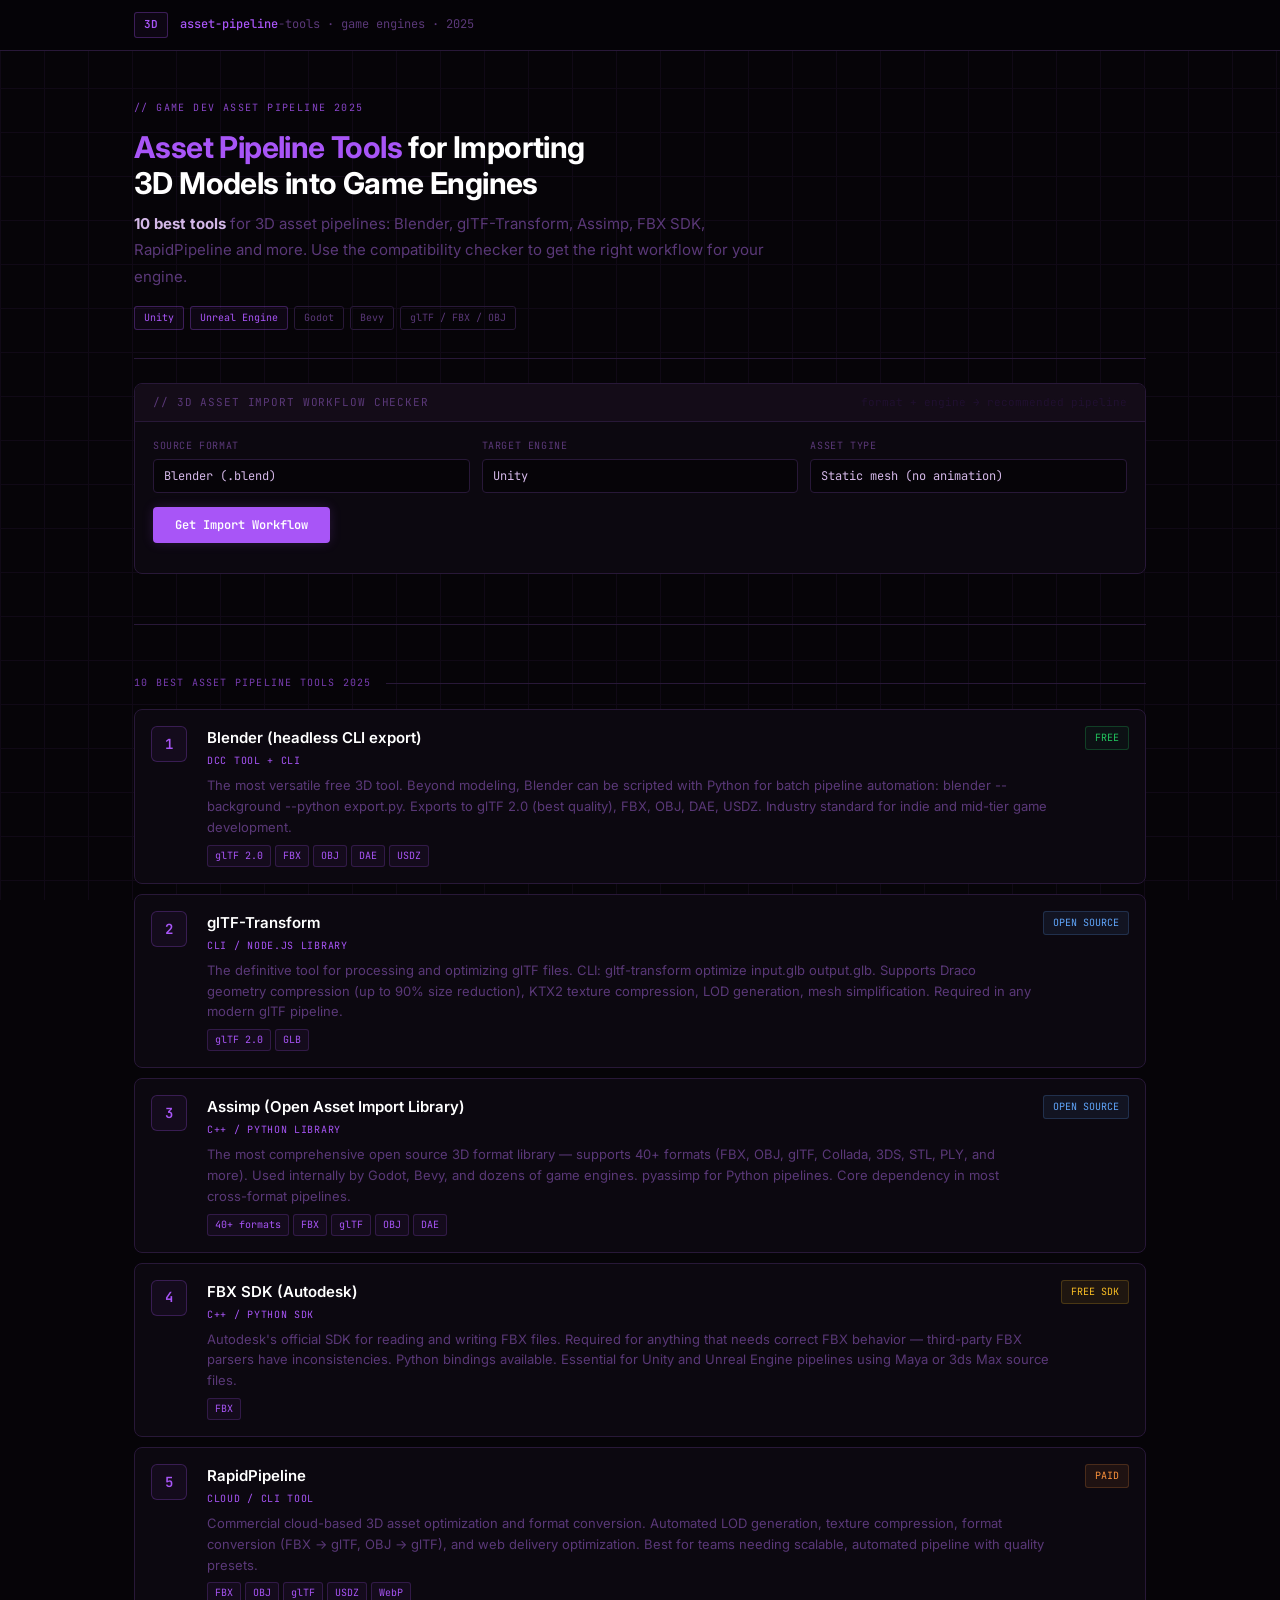
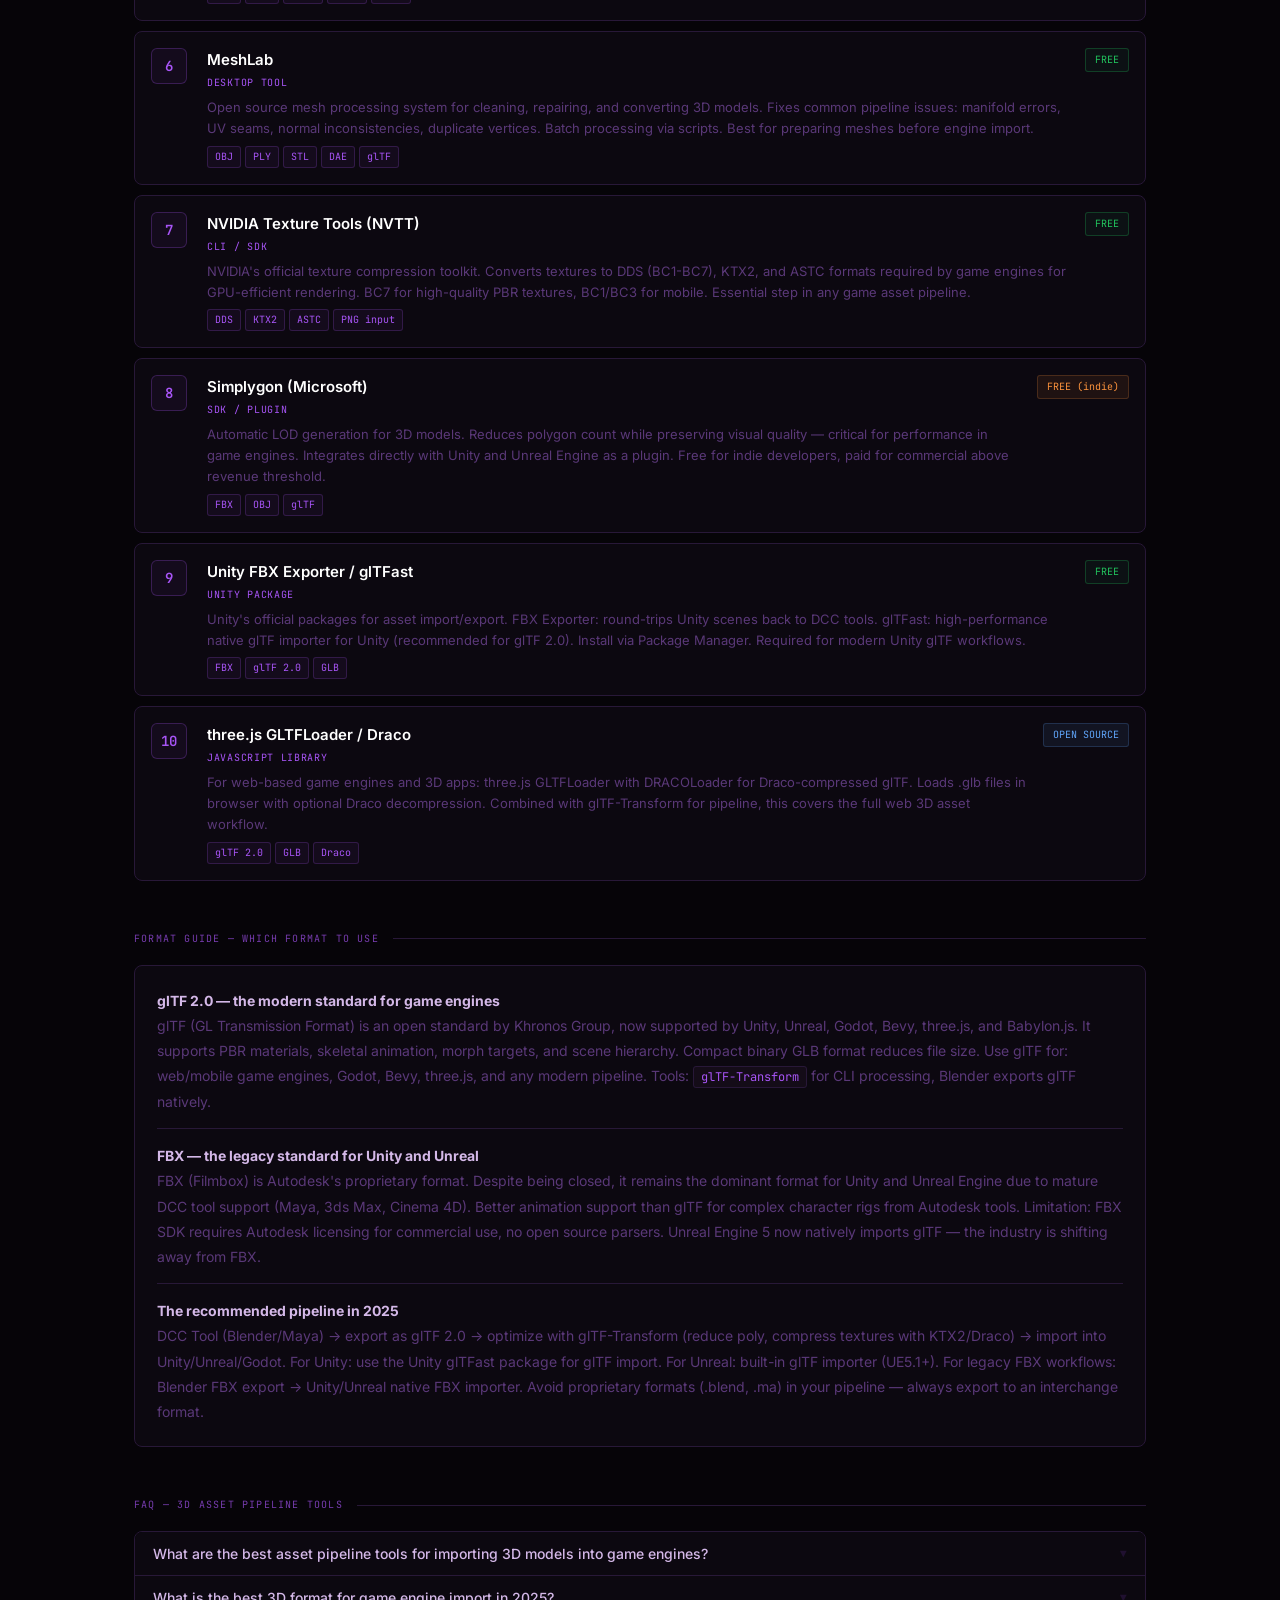
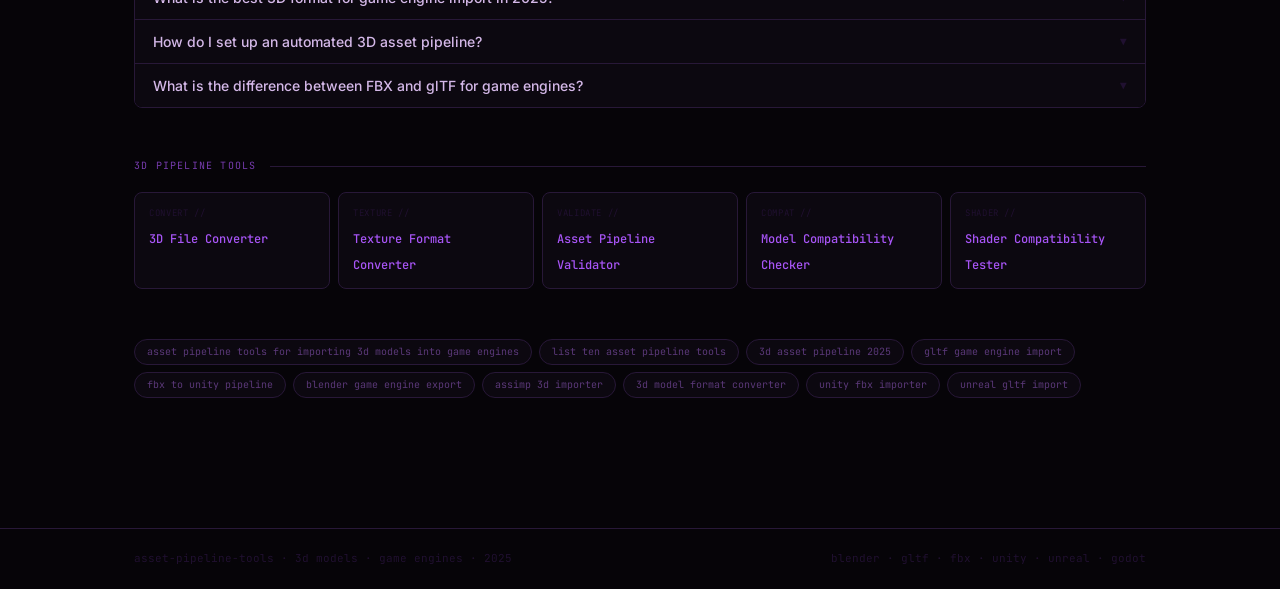
<file: index.html>
<!DOCTYPE html>

<html lang="en">
<head>
<meta charset="UTF-8">
<meta name="viewport" content="width=device-width, initial-scale=1.0">
<meta name="google-site-verification" content="PkLa_ViOo6FAHpvh8SacceMb95o9tePRdrqLNBz9X1M" />
<meta name="robots" content="index, follow">

<title>Asset Pipeline Tools for Importing 3D Models into Game Engines – 10 Best Tools (2025)</title>

<meta name="description" content="Best asset pipeline tools for importing 3D models into game engines 2025. List of 10 tools: Blender, FBX SDK, glTF-Transform, Assimp, RapidPipeline, and more. Plus an interactive 3D asset compatibility checker for Unity, Unreal, Godot, and Bevy.">

<meta name="keywords" content="asset pipeline tools for importing 3d models into game engines, list ten asset pipeline tools for importing 3d models into engines, 3d asset pipeline tools, 3d model import tools game engine, fbx to unity pipeline, gltf game engine import, blender game engine export, 3d pipeline tools 2025">

<link rel="canonical" href="https://franrivalbigprojects.github.io/cross-pipeline-tools-functional/">

<meta property="og:title" content="Asset Pipeline Tools for Importing 3D Models into Game Engines – 10 Best Tools 2025">
<meta property="og:description" content="10 best asset pipeline tools for importing 3D models: Blender, FBX SDK, glTF-Transform, Assimp, RapidPipeline. Compatibility checker for Unity, Unreal, Godot.">
<meta property="og:type" content="website">

<link rel="preconnect" href="https://fonts.googleapis.com">
<link rel="preconnect" href="https://fonts.gstatic.com" crossorigin>
<link href="https://fonts.googleapis.com/css2?family=JetBrains+Mono:wght@400;500;600&family=Inter:wght@400;500;600;700&display=swap" rel="stylesheet">

<style>
:root {
  --bg: #060408;
  --surface: #0c0810;
  --surface2: #140c18;
  --border: #1e1028;
  --border2: #281838;
  --d3: #a855f7;
  --d3-dim: rgba(168,85,247,0.12);
  --d3-dim2: rgba(168,85,247,0.05);
  --d3-glow: rgba(168,85,247,0.18);
  --unity: #222;
  --unreal: #1d3557;
  --godot: #478cbf;
  --bevy: #232326;
  --green: #22c55e;
  --green-dim2: rgba(34,197,94,0.05);
  --orange: #fb923c;
  --orange-dim: rgba(251,146,60,0.08);
  --yellow: #fbbf24;
  --yellow-dim: rgba(251,191,36,0.08);
  --blue: #60a5fa;
  --blue-dim: rgba(96,165,250,0.08);
  --text: #d4b8e8;
  --text-muted: #5a3878;
  --text-dim: #201030;
  --mono: 'JetBrains Mono', monospace;
  --sans: 'Inter', sans-serif;
  --r: 8px;
}

* { box-sizing: border-box; margin: 0; padding: 0; }

body {
  font-family: var(--sans);
  background: var(--bg);
  color: var(--text);
  min-height: 100vh;
  line-height: 1.6;
}

body::after {
  content: "";
  position: fixed;
  inset: 0;
  background-image:
    linear-gradient(var(--border) 1px, transparent 1px),
    linear-gradient(90deg, var(--border) 1px, transparent 1px);
  background-size: 44px 44px;
  opacity: 0.45;
  pointer-events: none;
  z-index: 0;
}

header {
  border-bottom: 1px solid var(--border2);
  position: sticky;
  top: 0;
  z-index: 100;
  background: rgba(6,4,8,0.97);
  backdrop-filter: blur(12px);
}

.header-inner {
  max-width: 1060px;
  margin: 0 auto;
  padding: 0 24px;
  height: 50px;
  display: flex;
  align-items: center;
  gap: 12px;
  position: relative;
  z-index: 1;
}

.logo-pill {
  font-family: var(--mono);
  font-size: 11px;
  font-weight: 600;
  color: var(--d3);
  background: var(--d3-dim2);
  border: 1px solid rgba(168,85,247,0.3);
  border-radius: 3px;
  padding: 3px 9px;
}

.logo-text { font-family: var(--mono); font-size: 12px; color: var(--text-muted); }
.logo-text strong { color: var(--d3); font-weight: 500; }

.wrapper {
  max-width: 1060px;
  margin: 0 auto;
  padding: 0 24px 80px;
  position: relative;
  z-index: 1;
}

.hero {
  padding: 48px 0 28px;
  border-bottom: 1px solid var(--border2);
  margin-bottom: 24px;
}

.hero-eyebrow {
  font-family: var(--mono);
  font-size: 10px;
  letter-spacing: 0.14em;
  text-transform: uppercase;
  color: var(--d3);
  margin-bottom: 12px;
  opacity: 0.8;
}

h1 {
  font-size: clamp(22px, 3.2vw, 30px);
  font-weight: 700;
  color: #fff;
  margin-bottom: 10px;
  letter-spacing: -0.02em;
  line-height: 1.2;
}

h1 em { font-style: normal; color: var(--d3); }

.hero-sub {
  font-size: 15px;
  color: var(--text-muted);
  max-width: 660px;
  line-height: 1.75;
  margin-bottom: 16px;
}

.hero-sub strong { color: var(--text); }

.pill-row { display: flex; flex-wrap: wrap; gap: 6px; }
.pill {
  font-family: var(--mono);
  font-size: 10px;
  padding: 3px 9px;
  border-radius: 3px;
  border: 1px solid;
}
.pill-d  { color: var(--d3); background: var(--d3-dim2); border-color: rgba(168,85,247,0.3); }
.pill-dim { color: var(--text-muted); border-color: var(--border2); }

/* COMPAT CHECKER */
.tool-shell {
  background: var(--surface);
  border: 1px solid var(--border2);
  border-radius: var(--r);
  overflow: hidden;
  margin-bottom: 18px;
}

.tool-topbar {
  background: var(--surface2);
  border-bottom: 1px solid var(--border2);
  padding: 10px 18px;
  display: flex;
  align-items: center;
  justify-content: space-between;
  flex-wrap: wrap;
  gap: 8px;
}

.topbar-label {
  font-family: var(--mono);
  font-size: 11px;
  color: var(--text-muted);
  text-transform: uppercase;
  letter-spacing: 0.08em;
}

.checker-body { padding: 16px 18px; }

.check-grid {
  display: grid;
  grid-template-columns: 1fr 1fr 1fr;
  gap: 12px;
  margin-bottom: 14px;
}

.field { display: flex; flex-direction: column; gap: 5px; }

.field-label {
  font-family: var(--mono);
  font-size: 10px;
  color: var(--text-muted);
  text-transform: uppercase;
  letter-spacing: 0.06em;
}

.d3-select {
  background: var(--bg);
  border: 1px solid var(--border2);
  border-radius: 4px;
  padding: 8px 10px;
  font-family: var(--mono);
  font-size: 12px;
  color: var(--text);
  width: 100%;
  -webkit-appearance: none;
  transition: border-color 0.2s;
}

.d3-select:focus { outline: none; border-color: rgba(168,85,247,0.35); }
.d3-select option { background: #140c18; }

.btn-check {
  padding: 10px 22px;
  font-family: var(--mono);
  font-size: 12px;
  font-weight: 600;
  background: var(--d3);
  color: #fff;
  border: none;
  border-radius: 4px;
  cursor: pointer;
  box-shadow: 0 0 12px var(--d3-glow);
  transition: opacity 0.15s;
  margin-bottom: 14px;
}
.btn-check:hover { opacity: 0.87; }

.result-box {
  display: none;
  background: var(--bg);
  border: 1px solid var(--border2);
  border-left: 3px solid var(--d3);
  border-radius: 0 var(--r) var(--r) 0;
  padding: 14px 16px;
}

.result-box.show { display: block; }

.rb-head { font-family: var(--mono); font-size: 13px; font-weight: 600; color: var(--d3); margin-bottom: 8px; }

.step-list { list-style: none; margin: 0; padding: 0; }
.step-item {
  display: flex;
  gap: 10px;
  padding: 6px 0;
  border-bottom: 1px solid rgba(255,255,255,0.04);
  font-family: var(--mono);
  font-size: 11px;
  color: var(--text-muted);
  line-height: 1.5;
}
.step-item:last-child { border-bottom: none; }
.step-num {
  min-width: 22px;
  height: 22px;
  border-radius: 50%;
  background: var(--d3-dim2);
  border: 1px solid rgba(168,85,247,0.25);
  color: var(--d3);
  display: flex;
  align-items: center;
  justify-content: center;
  font-size: 10px;
  font-weight: 600;
  flex-shrink: 0;
}
.step-tool { color: var(--d3); font-weight: 600; }

.warn-box {
  background: rgba(251,191,36,0.06);
  border: 1px solid rgba(251,191,36,0.2);
  border-left: 3px solid var(--yellow);
  border-radius: 0 4px 4px 0;
  padding: 8px 12px;
  font-family: var(--mono);
  font-size: 11px;
  color: var(--yellow);
  margin-top: 10px;
  line-height: 1.6;
}

/* TOOLS LIST */
.tools-list { display: flex; flex-direction: column; gap: 10px; margin-bottom: 14px; }

.tool-card {
  background: var(--surface);
  border: 1px solid var(--border2);
  border-radius: var(--r);
  padding: 16px;
  display: grid;
  grid-template-columns: 44px 1fr auto;
  gap: 12px;
  align-items: start;
  transition: border-color 0.15s;
}

.tool-card:hover { border-color: rgba(168,85,247,0.3); }

.tc-num {
  width: 36px;
  height: 36px;
  border-radius: 6px;
  background: var(--d3-dim2);
  border: 1px solid rgba(168,85,247,0.25);
  display: flex;
  align-items: center;
  justify-content: center;
  font-family: var(--mono);
  font-size: 14px;
  font-weight: 600;
  color: var(--d3);
  flex-shrink: 0;
}

.tc-body {}
.tc-name { font-size: 15px; font-weight: 600; color: #fff; margin-bottom: 3px; }
.tc-type { font-family: var(--mono); font-size: 10px; color: var(--d3); text-transform: uppercase; letter-spacing: 0.07em; margin-bottom: 6px; }
.tc-desc { font-size: 13px; color: var(--text-muted); line-height: 1.6; }
.tc-formats { display: flex; flex-wrap: wrap; gap: 4px; margin-top: 7px; }

.fmt-tag {
  font-family: var(--mono);
  font-size: 10px;
  padding: 2px 7px;
  border-radius: 3px;
  background: var(--d3-dim2);
  border: 1px solid rgba(168,85,247,0.2);
  color: var(--d3);
}

.tc-badge {
  font-family: var(--mono);
  font-size: 10px;
  padding: 3px 9px;
  border-radius: 3px;
  border: 1px solid;
  white-space: nowrap;
  height: fit-content;
}

.b-free { color: var(--green); background: var(--green-dim2); border-color: rgba(34,197,94,0.25); }
.b-os   { color: var(--blue);  background: var(--blue-dim);   border-color: rgba(96,165,250,0.2); }
.b-paid { color: var(--orange);background: var(--orange-dim); border-color: rgba(251,146,60,0.2); }
.b-sdk  { color: var(--yellow);background: var(--yellow-dim); border-color: rgba(251,191,36,0.2); }

/* SECTION */
hr.divider { border: none; border-top: 1px solid var(--border2); margin: 50px 0; }
.content-section { margin-bottom: 50px; }

.sec-head {
  display: flex;
  align-items: center;
  gap: 14px;
  margin-bottom: 18px;
}

.sec-label {
  font-family: var(--mono);
  font-size: 10px;
  text-transform: uppercase;
  letter-spacing: 0.12em;
  color: var(--d3);
  white-space: nowrap;
  opacity: 0.7;
}

.sec-rule { flex: 1; height: 1px; background: var(--border2); }

p { font-size: 14px; color: var(--text-muted); line-height: 1.8; margin-bottom: 10px; max-width: 820px; }
p strong { color: var(--text); }

code {
  font-family: var(--mono);
  font-size: 12px;
  background: var(--surface2);
  color: var(--d3);
  padding: 2px 7px;
  border-radius: 3px;
  border: 1px solid var(--border2);
}

.dense-block {
  background: var(--surface);
  border: 1px solid var(--border2);
  border-radius: var(--r);
  padding: 22px;
  margin-top: 14px;
}

.dense-block p { margin-bottom: 14px; padding-bottom: 14px; border-bottom: 1px solid var(--border2); max-width: none; }
.dense-block p:last-child { margin-bottom: 0; padding-bottom: 0; border-bottom: none; }

.faq-list { margin-top: 14px; border: 1px solid var(--border2); border-radius: var(--r); overflow: hidden; }
.faq-item { border-bottom: 1px solid var(--border2); }
.faq-item:last-child { border-bottom: none; }

.faq-q {
  width: 100%;
  text-align: left;
  background: var(--surface);
  border: none;
  padding: 13px 18px;
  font-size: 14px;
  font-weight: 500;
  color: var(--text);
  font-family: var(--sans);
  cursor: pointer;
  display: flex;
  justify-content: space-between;
  align-items: center;
  gap: 12px;
  transition: background 0.15s;
}

.faq-q:hover { background: var(--d3-dim2); }
.faq-arrow { font-family: var(--mono); font-size: 11px; color: var(--text-dim); transition: transform 0.2s; flex-shrink: 0; }
.faq-item.open .faq-arrow { transform: rotate(180deg); }

.faq-a {
  display: none;
  padding: 0 18px 14px;
  font-size: 13px;
  color: var(--text-muted);
  line-height: 1.75;
  border-top: 1px solid var(--border2);
  background: var(--bg);
}

.faq-item.open .faq-a { display: block; }
.faq-a code { color: var(--d3); background: var(--d3-dim2); }

.subtools-grid {
  display: grid;
  grid-template-columns: repeat(auto-fill, minmax(180px, 1fr));
  gap: 8px;
  margin-top: 12px;
}

.stl {
  background: var(--surface);
  border: 1px solid var(--border2);
  border-radius: var(--r);
  padding: 12px 14px;
  text-decoration: none;
  display: block;
  transition: border-color 0.15s;
}

.stl:hover { border-color: rgba(168,85,247,0.3); }
.stl-eye  { font-family: var(--mono); font-size: 9px; color: var(--text-dim); text-transform: uppercase; letter-spacing: 0.07em; margin-bottom: 4px; }
.stl-name { font-family: var(--mono); font-size: 12px; color: var(--d3); font-weight: 500; }

.tag-cloud { display: flex; flex-wrap: wrap; gap: 7px; margin-bottom: 50px; }
.tag {
  font-family: var(--mono); font-size: 10px; color: var(--text-muted);
  background: var(--surface); border: 1px solid var(--border2);
  border-radius: 100px; padding: 4px 12px; cursor: default;
}
.tag:hover { color: var(--d3); border-color: rgba(168,85,247,0.3); }

footer { border-top: 1px solid var(--border2); padding: 20px 0; position: relative; z-index: 1; }
.footer-inner {
  max-width: 1060px; margin: 0 auto; padding: 0 24px;
  display: flex; justify-content: space-between; align-items: center;
  flex-wrap: wrap; gap: 8px;
}
footer p { font-family: var(--mono); font-size: 11px; color: var(--text-dim); margin: 0; }

@media (max-width: 640px) {
  .check-grid { grid-template-columns: 1fr 1fr; }
  .tool-card { grid-template-columns: 36px 1fr; }
  .tool-card .tc-badge { display: none; }
}
</style>

<script type="application/ld+json">
{"@context":"https://schema.org","@type":"ItemList","name":"10 Best Asset Pipeline Tools for Importing 3D Models into Game Engines 2025","description":"List of the best asset pipeline tools for importing 3D models into game engines including Unity, Unreal Engine, Godot, and Bevy.","numberOfItems":10,"itemListElement":[{"@type":"ListItem","position":1,"name":"Blender (with CLI export)"},{"@type":"ListItem","position":2,"name":"glTF-Transform"},{"@type":"ListItem","position":3,"name":"Assimp (Open Asset Import Library)"},{"@type":"ListItem","position":4,"name":"FBX SDK (Autodesk)"},{"@type":"ListItem","position":5,"name":"RapidPipeline"},{"@type":"ListItem","position":6,"name":"Meshlab"},{"@type":"ListItem","position":7,"name":"NVIDIA Texture Tools"},{"@type":"ListItem","position":8,"name":"Simplygon"},{"@type":"ListItem","position":9,"name":"Unity FBX Exporter"},{"@type":"ListItem","position":10,"name":"three.js GLTFLoader"}]}
</script>

<script type="application/ld+json">
{"@context":"https://schema.org","@type":"FAQPage","mainEntity":[{"@type":"Question","name":"What are the best asset pipeline tools for importing 3D models into game engines?","acceptedAnswer":{"@type":"Answer","text":"The best asset pipeline tools for importing 3D models into game engines in 2025: (1) Blender — free, exports FBX/glTF/OBJ, Python scripting for batch pipeline automation. (2) glTF-Transform — Node.js CLI for optimizing, transforming, and processing glTF files. (3) Assimp — open source C++ library supporting 40+ 3D formats, used by game engines internally. (4) FBX SDK — Autodesk's official SDK for reading/writing FBX, the most common game engine format. (5) RapidPipeline — cloud-based 3D optimization and format conversion. Most modern pipelines use glTF 2.0 as the standard interchange format between DCC tools and game engines."}},{"@type":"Question","name":"What is the best 3D format for game engine import?","acceptedAnswer":{"@type":"Answer","text":"glTF 2.0 is now the recommended format for most game engine imports — it's an open standard supported by Unity, Unreal, Godot, Bevy, and three.js. It supports PBR materials, animations, skeletal meshes, and is compact. FBX remains dominant for Unity and Unreal due to legacy workflows and better animation support from DCC tools like Maya. OBJ is fine for simple static meshes but has no animation support. Use glTF for web/mobile game engines and FBX for desktop AAA engines."}}]}
</script>

</head>

<body>
<header>
  <div class="header-inner">
    <span class="logo-pill">3D</span>
    <span class="logo-text"><strong>asset-pipeline</strong>-tools &middot; game engines &middot; 2025</span>
  </div>
</header>

<div class="wrapper">

  <section class="hero">
    <p class="hero-eyebrow">// Game Dev Asset Pipeline 2025</p>
    <h1><em>Asset Pipeline Tools</em> for Importing<br>3D Models into Game Engines</h1>
    <p class="hero-sub">
      <strong>10 best tools</strong> for 3D asset pipelines: Blender, glTF-Transform, Assimp, FBX SDK, RapidPipeline and more. Use the compatibility checker to get the right workflow for your engine.
    </p>
    <div class="pill-row">
      <span class="pill pill-d">Unity</span>
      <span class="pill pill-d">Unreal Engine</span>
      <span class="pill pill-dim">Godot</span>
      <span class="pill pill-dim">Bevy</span>
      <span class="pill pill-dim">glTF / FBX / OBJ</span>
    </div>
  </section>

  <!-- COMPATIBILITY CHECKER -->

  <div class="tool-shell">
    <div class="tool-topbar">
      <span class="topbar-label">// 3D Asset Import Workflow Checker</span>
      <span style="font-family:var(--mono);font-size:11px;color:var(--text-dim);">format + engine → recommended pipeline</span>
    </div>
    <div class="checker-body">
      <div class="check-grid">
        <div class="field">
          <label class="field-label">Source format</label>
          <select class="d3-select" id="srcFmt">
            <option value="blender">Blender (.blend)</option>
            <option value="fbx">FBX (.fbx)</option>
            <option value="gltf">glTF / GLB (.gltf/.glb)</option>
            <option value="obj">OBJ (.obj)</option>
            <option value="maya">Maya (.ma/.mb)</option>
            <option value="3ds">3ds Max (.3ds/.max)</option>
            <option value="dae">Collada (.dae)</option>
            <option value="usd">USD / USDZ</option>
          </select>
        </div>
        <div class="field">
          <label class="field-label">Target engine</label>
          <select class="d3-select" id="tgtEngine">
            <option value="unity">Unity</option>
            <option value="unreal">Unreal Engine 5</option>
            <option value="godot">Godot 4</option>
            <option value="bevy">Bevy (Rust)</option>
            <option value="threejs">three.js / Web</option>
            <option value="babylon">Babylon.js</option>
          </select>
        </div>
        <div class="field">
          <label class="field-label">Asset type</label>
          <select class="d3-select" id="assetType">
            <option value="static">Static mesh (no animation)</option>
            <option value="skeletal">Skeletal mesh + animation</option>
            <option value="texture">Textures / materials only</option>
            <option value="scene">Full scene / environment</option>
          </select>
        </div>
      </div>
      <button class="btn-check" id="checkBtn">Get Import Workflow</button>


  <div class="result-box" id="resultBox">
    <div class="rb-head" id="rbHead"></div>
    <ul class="step-list" id="stepList"></ul>
    <div class="warn-box" id="warnBox" style="display:none;"></div>
  </div>
</div>

  </div>

  <hr class="divider">

  <!-- 10 TOOLS LIST -->

  <section class="content-section">
    <div class="sec-head">
      <span class="sec-label">10 best asset pipeline tools 2025</span>
      <span class="sec-rule"></span>
    </div>
    <div class="tools-list" id="toolsList"></div>
  </section>

  <!-- GUIDE -->

  <section class="content-section">
    <div class="sec-head">
      <span class="sec-label">Format guide — which format to use</span>
      <span class="sec-rule"></span>
    </div>
    <div class="dense-block">
      <p><strong>glTF 2.0 — the modern standard for game engines</strong><br>
      glTF (GL Transmission Format) is an open standard by Khronos Group, now supported by Unity, Unreal, Godot, Bevy, three.js, and Babylon.js. It supports PBR materials, skeletal animation, morph targets, and scene hierarchy. Compact binary GLB format reduces file size. Use glTF for: web/mobile game engines, Godot, Bevy, three.js, and any modern pipeline. Tools: <code>glTF-Transform</code> for CLI processing, Blender exports glTF natively.</p>
      <p><strong>FBX — the legacy standard for Unity and Unreal</strong><br>
      FBX (Filmbox) is Autodesk's proprietary format. Despite being closed, it remains the dominant format for Unity and Unreal Engine due to mature DCC tool support (Maya, 3ds Max, Cinema 4D). Better animation support than glTF for complex character rigs from Autodesk tools. Limitation: FBX SDK requires Autodesk licensing for commercial use, no open source parsers. Unreal Engine 5 now natively imports glTF — the industry is shifting away from FBX.</p>
      <p><strong>The recommended pipeline in 2025</strong><br>
      DCC Tool (Blender/Maya) → export as glTF 2.0 → optimize with glTF-Transform (reduce poly, compress textures with KTX2/Draco) → import into Unity/Unreal/Godot. For Unity: use the Unity glTFast package for glTF import. For Unreal: built-in glTF importer (UE5.1+). For legacy FBX workflows: Blender FBX export → Unity/Unreal native FBX importer. Avoid proprietary formats (.blend, .ma) in your pipeline — always export to an interchange format.</p>
    </div>
  </section>

  <!-- FAQ -->

  <section class="content-section">
    <div class="sec-head">
      <span class="sec-label">FAQ — 3D asset pipeline tools</span>
      <span class="sec-rule"></span>
    </div>
    <div class="faq-list">
      <div class="faq-item">
        <button class="faq-q" onclick="toggleFaq(this)">What are the best asset pipeline tools for importing 3D models into game engines?<span class="faq-arrow">&#9660;</span></button>
        <div class="faq-a"><strong>Blender</strong> (free) — exports FBX, glTF, OBJ, Python batch scripting. <strong>glTF-Transform</strong> (free) — Node.js CLI for glTF optimization. <strong>Assimp</strong> (free/OSS) — 40+ format support, used internally by game engines. <strong>FBX SDK</strong> (free SDK) — Autodesk's official FBX read/write. <strong>RapidPipeline</strong> (paid) — cloud-based 3D optimization. <strong>Simplygon</strong> (paid/free for indie) — LOD generation. For most game devs: Blender + glTF-Transform covers 90% of pipeline needs for free.</div>
      </div>
      <div class="faq-item">
        <button class="faq-q" onclick="toggleFaq(this)">What is the best 3D format for game engine import in 2025?<span class="faq-arrow">&#9660;</span></button>
        <div class="faq-a"><strong>glTF 2.0</strong> is now the recommended standard — open, compact, PBR materials, animation support, supported by all modern engines. <strong>FBX</strong> for Unity/Unreal legacy workflows and complex character rigs from Maya. <strong>OBJ</strong> for simple static meshes (no animation, no material embedding). Avoid importing .blend or .ma files directly — always export to an interchange format. For web: use GLB (binary glTF) + Draco compression.</div>
      </div>
      <div class="faq-item">
        <button class="faq-q" onclick="toggleFaq(this)">How do I set up an automated 3D asset pipeline?<span class="faq-arrow">&#9660;</span></button>
        <div class="faq-a">An automated pipeline: (1) Artist saves source file in Blender/Maya. (2) CI script (GitHub Actions or local watcher) detects changes. (3) Blender headless: <code>blender --background --python export.py</code> exports to glTF. (4) glTF-Transform optimizes: <code>gltf-transform optimize input.glb output.glb</code>. (5) Output is committed or pushed to asset server. Unity and Unreal can auto-reimport on file change. Tools: Blender Python API, glTF-Transform CLI, shell scripts, GitHub Actions.</div>
      </div>
      <div class="faq-item">
        <button class="faq-q" onclick="toggleFaq(this)">What is the difference between FBX and glTF for game engines?<span class="faq-arrow">&#9660;</span></button>
        <div class="faq-a"><strong>FBX</strong>: proprietary (Autodesk), mature animation support, required for Unity's built-in humanoid rig, better Maya compatibility. Closed format — no open parsers. <strong>glTF 2.0</strong>: open standard, smaller files (binary GLB), Draco geometry compression, KTX2 texture compression, supported by Unity (glTFast), Unreal (UE5.1+ native), Godot native, Bevy native. The industry is shifting to glTF — for new projects, prefer glTF unless your DCC tool has better FBX export (Maya character rigs).</div>
      </div>
    </div>
  </section>

  <section class="content-section">
    <div class="sec-head">
      <span class="sec-label">3D pipeline tools</span>
      <span class="sec-rule"></span>
    </div>
    <div class="subtools-grid">
      <a href="3d-file-converter/" class="stl"><p class="stl-eye">convert //</p><span class="stl-name">3D File Converter</span></a>
      <a href="texture-format-converter/" class="stl"><p class="stl-eye">texture //</p><span class="stl-name">Texture Format Converter</span></a>
      <a href="asset-pipeline-validator/" class="stl"><p class="stl-eye">validate //</p><span class="stl-name">Asset Pipeline Validator</span></a>
      <a href="model-compatibility-checker/" class="stl"><p class="stl-eye">compat //</p><span class="stl-name">Model Compatibility Checker</span></a>
      <a href="shader-compatibility-tester/" class="stl"><p class="stl-eye">shader //</p><span class="stl-name">Shader Compatibility Tester</span></a>
    </div>
  </section>

  <div class="tag-cloud">
    <span class="tag">asset pipeline tools for importing 3d models into game engines</span>
    <span class="tag">list ten asset pipeline tools</span>
    <span class="tag">3d asset pipeline 2025</span>
    <span class="tag">gltf game engine import</span>
    <span class="tag">fbx to unity pipeline</span>
    <span class="tag">blender game engine export</span>
    <span class="tag">assimp 3d importer</span>
    <span class="tag">3d model format converter</span>
    <span class="tag">unity fbx importer</span>
    <span class="tag">unreal gltf import</span>
  </div>

</div>

<footer>
  <div class="footer-inner">
    <p>asset-pipeline-tools &middot; 3d models &middot; game engines &middot; 2025</p>
    <p>blender &middot; gltf &middot; fbx &middot; unity &middot; unreal &middot; godot</p>
  </div>
</footer>

<script>
var TOOLS = [
  { num: 1, name: 'Blender (headless CLI export)', type: 'DCC Tool + CLI', badge: 'b-free', bl: 'FREE',
    desc: 'The most versatile free 3D tool. Beyond modeling, Blender can be scripted with Python for batch pipeline automation: blender --background --python export.py. Exports to glTF 2.0 (best quality), FBX, OBJ, DAE, USDZ. Industry standard for indie and mid-tier game development.',
    formats: ['glTF 2.0', 'FBX', 'OBJ', 'DAE', 'USDZ'] },
  { num: 2, name: 'glTF-Transform', type: 'CLI / Node.js library', badge: 'b-os', bl: 'OPEN SOURCE',
    desc: 'The definitive tool for processing and optimizing glTF files. CLI: gltf-transform optimize input.glb output.glb. Supports Draco geometry compression (up to 90% size reduction), KTX2 texture compression, LOD generation, mesh simplification. Required in any modern glTF pipeline.',
    formats: ['glTF 2.0', 'GLB'] },
  { num: 3, name: 'Assimp (Open Asset Import Library)', type: 'C++ / Python library', badge: 'b-os', bl: 'OPEN SOURCE',
    desc: 'The most comprehensive open source 3D format library — supports 40+ formats (FBX, OBJ, glTF, Collada, 3DS, STL, PLY, and more). Used internally by Godot, Bevy, and dozens of game engines. pyassimp for Python pipelines. Core dependency in most cross-format pipelines.',
    formats: ['40+ formats', 'FBX', 'glTF', 'OBJ', 'DAE'] },
  { num: 4, name: 'FBX SDK (Autodesk)', type: 'C++ / Python SDK', badge: 'b-sdk', bl: 'FREE SDK',
    desc: 'Autodesk\'s official SDK for reading and writing FBX files. Required for anything that needs correct FBX behavior — third-party FBX parsers have inconsistencies. Python bindings available. Essential for Unity and Unreal Engine pipelines using Maya or 3ds Max source files.',
    formats: ['FBX'] },
  { num: 5, name: 'RapidPipeline', type: 'Cloud / CLI tool', badge: 'b-paid', bl: 'PAID',
    desc: 'Commercial cloud-based 3D asset optimization and format conversion. Automated LOD generation, texture compression, format conversion (FBX → glTF, OBJ → glTF), and web delivery optimization. Best for teams needing scalable, automated pipeline with quality presets.',
    formats: ['FBX', 'OBJ', 'glTF', 'USDZ', 'WebP'] },
  { num: 6, name: 'MeshLab', type: 'Desktop tool', badge: 'b-free', bl: 'FREE',
    desc: 'Open source mesh processing system for cleaning, repairing, and converting 3D models. Fixes common pipeline issues: manifold errors, UV seams, normal inconsistencies, duplicate vertices. Batch processing via scripts. Best for preparing meshes before engine import.',
    formats: ['OBJ', 'PLY', 'STL', 'DAE', 'glTF'] },
  { num: 7, name: 'NVIDIA Texture Tools (NVTT)', type: 'CLI / SDK', badge: 'b-free', bl: 'FREE',
    desc: 'NVIDIA\'s official texture compression toolkit. Converts textures to DDS (BC1-BC7), KTX2, and ASTC formats required by game engines for GPU-efficient rendering. BC7 for high-quality PBR textures, BC1/BC3 for mobile. Essential step in any game asset pipeline.',
    formats: ['DDS', 'KTX2', 'ASTC', 'PNG input'] },
  { num: 8, name: 'Simplygon (Microsoft)', type: 'SDK / Plugin', badge: 'b-paid', bl: 'FREE (indie)',
    desc: 'Automatic LOD generation for 3D models. Reduces polygon count while preserving visual quality — critical for performance in game engines. Integrates directly with Unity and Unreal Engine as a plugin. Free for indie developers, paid for commercial above revenue threshold.',
    formats: ['FBX', 'OBJ', 'glTF'] },
  { num: 9, name: 'Unity FBX Exporter / glTFast', type: 'Unity Package', badge: 'b-free', bl: 'FREE',
    desc: 'Unity\'s official packages for asset import/export. FBX Exporter: round-trips Unity scenes back to DCC tools. glTFast: high-performance native glTF importer for Unity (recommended for glTF 2.0). Install via Package Manager. Required for modern Unity glTF workflows.',
    formats: ['FBX', 'glTF 2.0', 'GLB'] },
  { num: 10, name: 'three.js GLTFLoader / Draco', type: 'JavaScript library', badge: 'b-os', bl: 'OPEN SOURCE',
    desc: 'For web-based game engines and 3D apps: three.js GLTFLoader with DRACOLoader for Draco-compressed glTF. Loads .glb files in browser with optional Draco decompression. Combined with glTF-Transform for pipeline, this covers the full web 3D asset workflow.',
    formats: ['glTF 2.0', 'GLB', 'Draco'] }
];

var WORKFLOWS = {
  'blender-unity-static': {
    head: 'Blender → Unity — Static Mesh',
    steps: [
      { tool: 'Blender', text: 'Export as FBX (File → Export → FBX) or glTF 2.0' },
      { tool: 'Unity', text: 'Drag FBX into Unity Assets folder — auto-imports on save' },
      { tool: 'Unity FBX Inspector', text: 'Set Model tab: Import Normals, Generate Lightmap UVs if needed' },
      { tool: 'Unity Material Remapper', text: 'Extract materials and assign textures via Material tab' }
    ],
    warn: 'For glTF: install glTFast package (Window → Package Manager → search glTFast). Unity\'s native FBX importer is more mature for complex materials.'
  },
  'blender-unity-skeletal': {
    head: 'Blender → Unity — Skeletal Mesh + Animation',
    steps: [
      { tool: 'Blender', text: 'Apply all modifiers, set rest pose. Export as FBX with Armature + Mesh + Animation' },
      { tool: 'FBX Settings', text: 'Enable: Selected Objects, Apply Unit (0.01 scale fix), Bake Animation' },
      { tool: 'Unity Model Import', text: 'Import → Rig tab: set Avatar Type (Humanoid/Generic). Configure joints' },
      { tool: 'Unity Animation', text: 'Animator window: create AnimatorController, drag animation clips in' }
    ],
    warn: 'Known issue: Blender to Unity scale. Set FBX Export Scale = 0.01 OR set Unity Import Scale Factor = 100. Unity expects Z-forward, Blender uses Y-forward — FBX handles this automatically.'
  },
  'fbx-unreal-static': {
    head: 'FBX → Unreal Engine 5 — Static Mesh',
    steps: [
      { tool: 'Source DCC', text: 'Export clean FBX — triangulate mesh, apply transformations, combine materials' },
      { tool: 'UE5 Import', text: 'Drag FBX into Content Browser — FBX Import Options dialog opens' },
      { tool: 'Import Options', text: 'Enable: Auto Generate Collision, Generate Lightmap UVs. Set normal import method' },
      { tool: 'UE5 Material', text: 'Create Material instances from the auto-imported base material' }
    ],
    warn: 'UE5 also supports glTF import natively (5.1+): use .glb files for cleaner import. Prefer nanite for high-poly static meshes (enable in mesh settings).'
  },
  'gltf-godot-static': {
    head: 'glTF 2.0 → Godot 4 — Static Mesh',
    steps: [
      { tool: 'Blender', text: 'Export as glTF 2.0 (GLB format recommended) — enable Export PBR Extensions' },
      { tool: 'glTF-Transform', text: 'Optional: optimize with gltf-transform optimize model.glb model-opt.glb' },
      { tool: 'Godot 4', text: 'Drag .glb into FileSystem dock — Godot imports automatically' },
      { tool: 'Godot Import Settings', text: 'Double-click imported file: set Root Type, Mesh Storage, Bone Orientation' }
    ],
    warn: null
  },
  'gltf-bevy-static': {
    head: 'glTF 2.0 → Bevy (Rust) — Static Mesh',
    steps: [
      { tool: 'Source DCC', text: 'Export as GLB (binary glTF) — Bevy prefers .glb over .gltf' },
      { tool: 'glTF-Transform', text: 'Compress: gltf-transform optimize --texture-compress ktx2 model.glb model.glb' },
      { tool: 'Bevy Code', text: 'asset_server.load("models/model.glb#Scene0") in your spawn system' },
      { tool: 'Bevy SceneBundle', text: 'Use SceneBundle with the loaded handle to spawn the scene in the world' }
    ],
    warn: 'Bevy natively supports glTF 2.0 — no additional plugins needed. For animations: use AnimationPlayer component. GLB is the only supported format — Bevy does not support FBX.'
  },
  'obj-unity-static': {
    head: 'OBJ → Unity — Static Mesh',
    steps: [
      { tool: 'OBJ + MTL', text: 'Ensure .obj and .mtl files are in the same folder with textures' },
      { tool: 'Unity Import', text: 'Drag .obj into Assets folder — Unity imports automatically' },
      { tool: 'Textures', text: 'Copy textures into Assets folder — Unity auto-links via MTL material names' },
      { tool: 'Materials', text: 'Extract embedded materials via Inspector → Materials tab if needed' }
    ],
    warn: 'OBJ has no animation support. For animated characters, use FBX or glTF. OBJ does not embed textures — always keep .mtl and texture files alongside the .obj.'
  },
  'default': {
    head: 'Recommended Pipeline',
    steps: [
      { tool: 'Step 1', text: 'Export from source DCC as glTF 2.0 (GLB) or FBX — avoid importing native formats (.blend, .ma)' },
      { tool: 'Step 2', text: 'Optimize with glTF-Transform (for glTF) or Meshlab (for FBX/OBJ)' },
      { tool: 'Step 3', text: 'Compress textures: BC7 (DDS) for desktop, ASTC for mobile, KTX2 for web' },
      { tool: 'Step 4', text: 'Import into engine — most modern engines support glTF 2.0 natively' }
    ],
    warn: 'For the selected combination, glTF 2.0 (GLB) is recommended as the interchange format. Check your engine\'s documentation for format-specific import settings.'
  }
};

function getWorkflowKey(src, engine, assetType) {
  var key = src + '-' + engine + '-' + (assetType === 'skeletal' ? 'skeletal' : 'static');
  if (WORKFLOWS[key]) return key;
  key = src + '-' + engine + '-static';
  if (WORKFLOWS[key]) return key;
  return 'default';
}

function runChecker() {
  var src    = document.getElementById('srcFmt').value;
  var engine = document.getElementById('tgtEngine').value;
  var assetType = document.getElementById('assetType').value;
  var key = getWorkflowKey(src, engine, assetType);
  var wf = WORKFLOWS[key];

  document.getElementById('rbHead').textContent = wf.head;

  var list = document.getElementById('stepList');
  list.innerHTML = '';
  wf.steps.forEach(function(step, i) {
    var li = document.createElement('li');
    li.className = 'step-item';
    var num = document.createElement('span');
    num.className = 'step-num';
    num.textContent = String(i + 1);
    var txt = document.createElement('span');
    var toolSpan = document.createElement('strong');
    toolSpan.className = 'step-tool';
    toolSpan.textContent = step.tool + ': ';
    txt.appendChild(toolSpan);
    txt.appendChild(document.createTextNode(step.text));
    li.appendChild(num); li.appendChild(txt);
    list.appendChild(li);
  });

  var warnBox = document.getElementById('warnBox');
  if (wf.warn) {
    warnBox.textContent = wf.warn;
    warnBox.style.display = 'block';
  } else {
    warnBox.style.display = 'none';
  }

  document.getElementById('resultBox').classList.add('show');
}

function renderTools() {
  var container = document.getElementById('toolsList');
  TOOLS.forEach(function(tool) {
    var card = document.createElement('div');
    card.className = 'tool-card';

    var num = document.createElement('div');
    num.className = 'tc-num';
    num.textContent = String(tool.num);

    var body = document.createElement('div');
    body.className = 'tc-body';
    var name = Object.assign(document.createElement('div'), { className: 'tc-name', textContent: tool.name });
    var type = Object.assign(document.createElement('div'), { className: 'tc-type', textContent: tool.type });
    var desc = Object.assign(document.createElement('div'), { className: 'tc-desc', textContent: tool.desc });
    var fmts = document.createElement('div');
    fmts.className = 'tc-formats';
    tool.formats.forEach(function(f) {
      var tag = Object.assign(document.createElement('span'), { className: 'fmt-tag', textContent: f });
      fmts.appendChild(tag);
    });
    body.appendChild(name); body.appendChild(type); body.appendChild(desc); body.appendChild(fmts);

    var badge = Object.assign(document.createElement('span'), { className: 'tc-badge ' + tool.badge, textContent: tool.bl });

    card.appendChild(num); card.appendChild(body); card.appendChild(badge);
    container.appendChild(card);
  });
}

function toggleFaq(btn) {
  btn.parentElement.classList.toggle('open');
}

document.addEventListener('DOMContentLoaded', function() {
  renderTools();
  document.getElementById('checkBtn').addEventListener('click', runChecker);
});
</script>

</body>
</html>
</file>
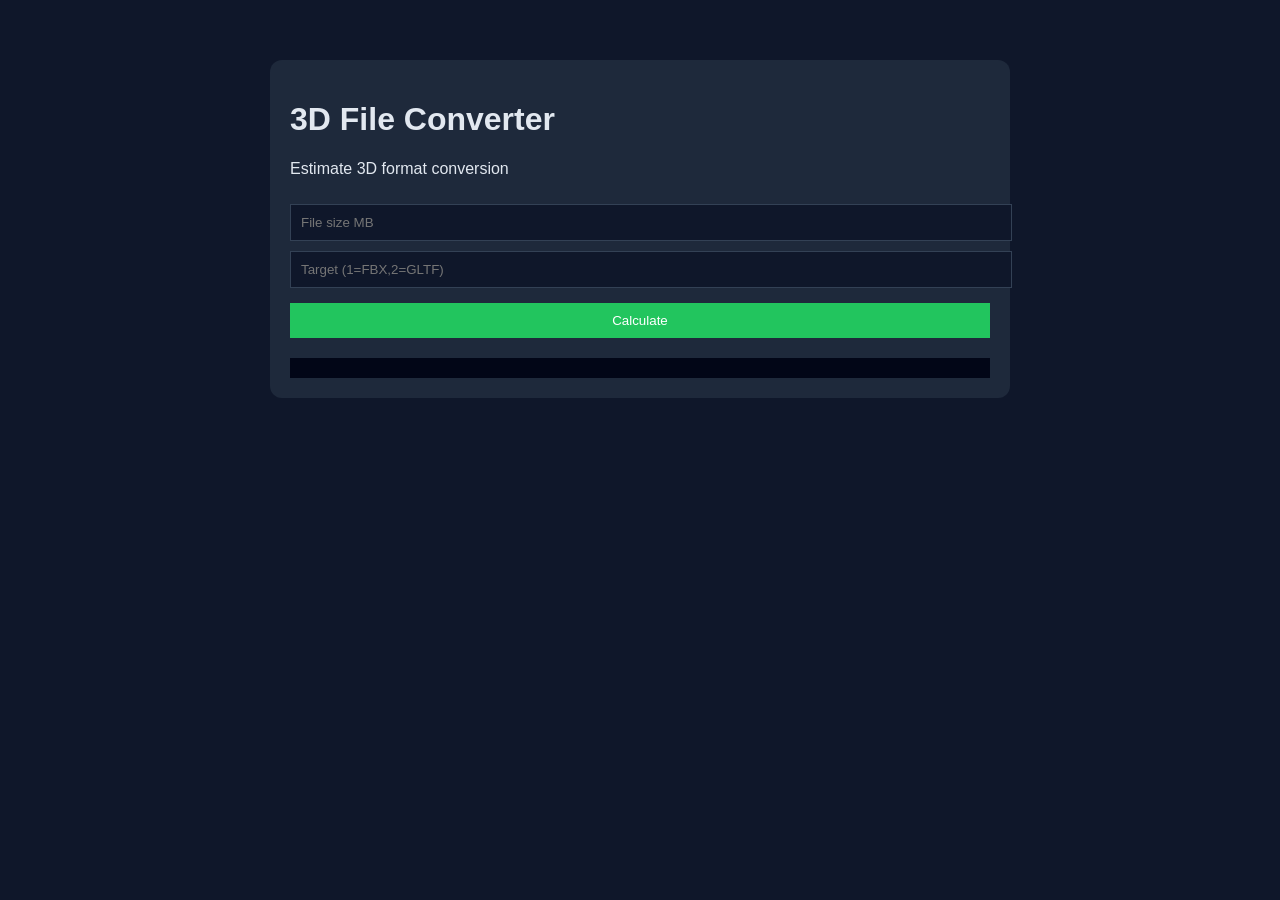
<file: 3d-file-converter/index.html>
<!DOCTYPE html>
<html lang="en">
<head>
<meta charset="UTF-8">
<title>3D File Converter</title>
<meta name="description" content="Estimate 3D format conversion">
<link rel="stylesheet" href="styles.css">
</head>
<body>
<div class="container">
<h1>3D File Converter</h1>
<p>Estimate 3D format conversion</p>

<input id="size" placeholder="File size MB">
<input id="format" placeholder="Target (1=FBX,2=GLTF)">

<button onclick="run()">Calculate</button>
<div class="result" id="res"></div>
</div>
<script src="script.js"></script>
</body>
</html>
</file>
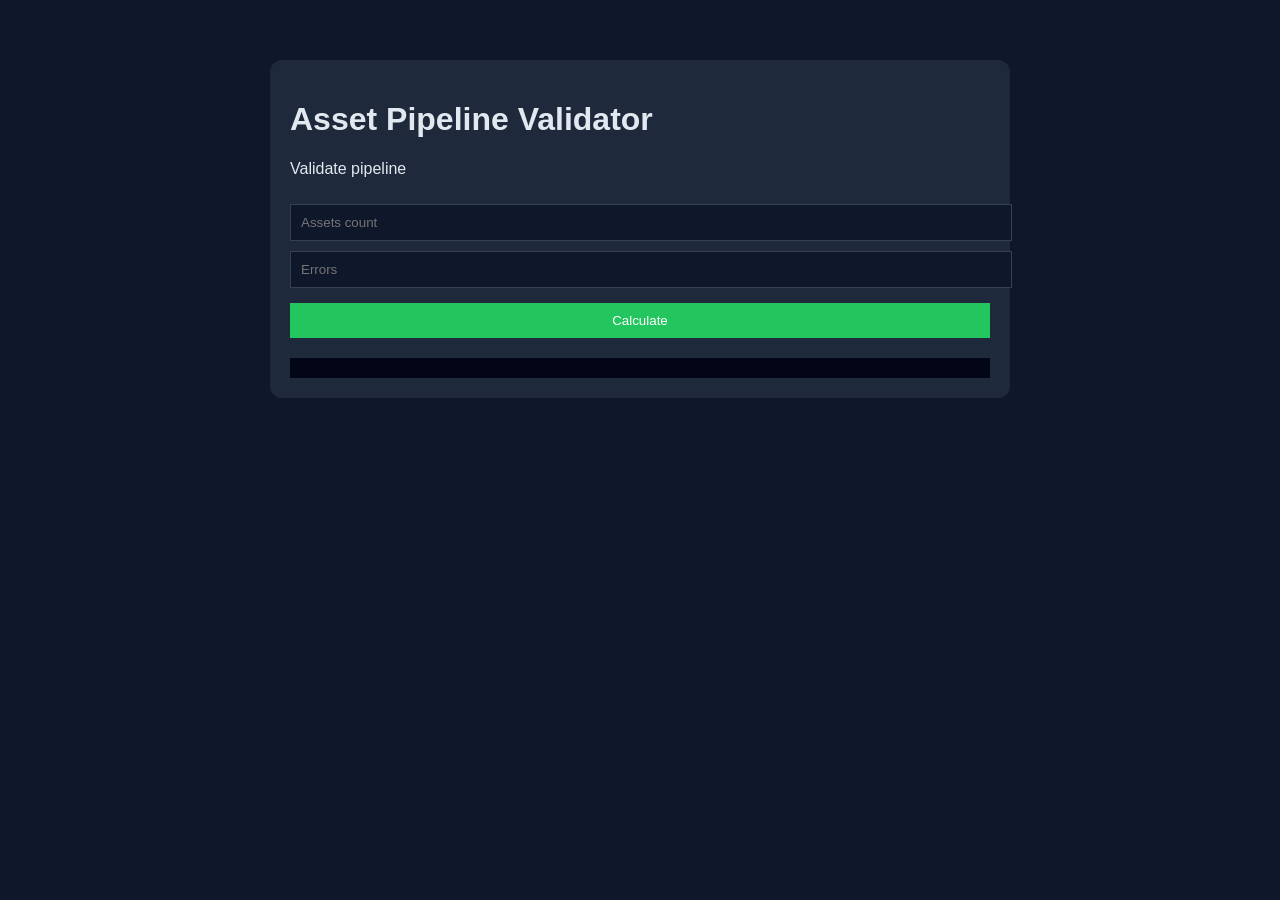
<file: asset-pipeline-validator/index.html>
<!DOCTYPE html>
<html lang="en">
<head>
<meta charset="UTF-8">
<title>Asset Pipeline Validator</title>
<meta name="description" content="Validate pipeline">
<link rel="stylesheet" href="styles.css">
</head>
<body>
<div class="container">
<h1>Asset Pipeline Validator</h1>
<p>Validate pipeline</p>

<input id="assets" placeholder="Assets count">
<input id="errors" placeholder="Errors">

<button onclick="run()">Calculate</button>
<div class="result" id="res"></div>
</div>
<script src="script.js"></script>
</body>
</html>
</file>
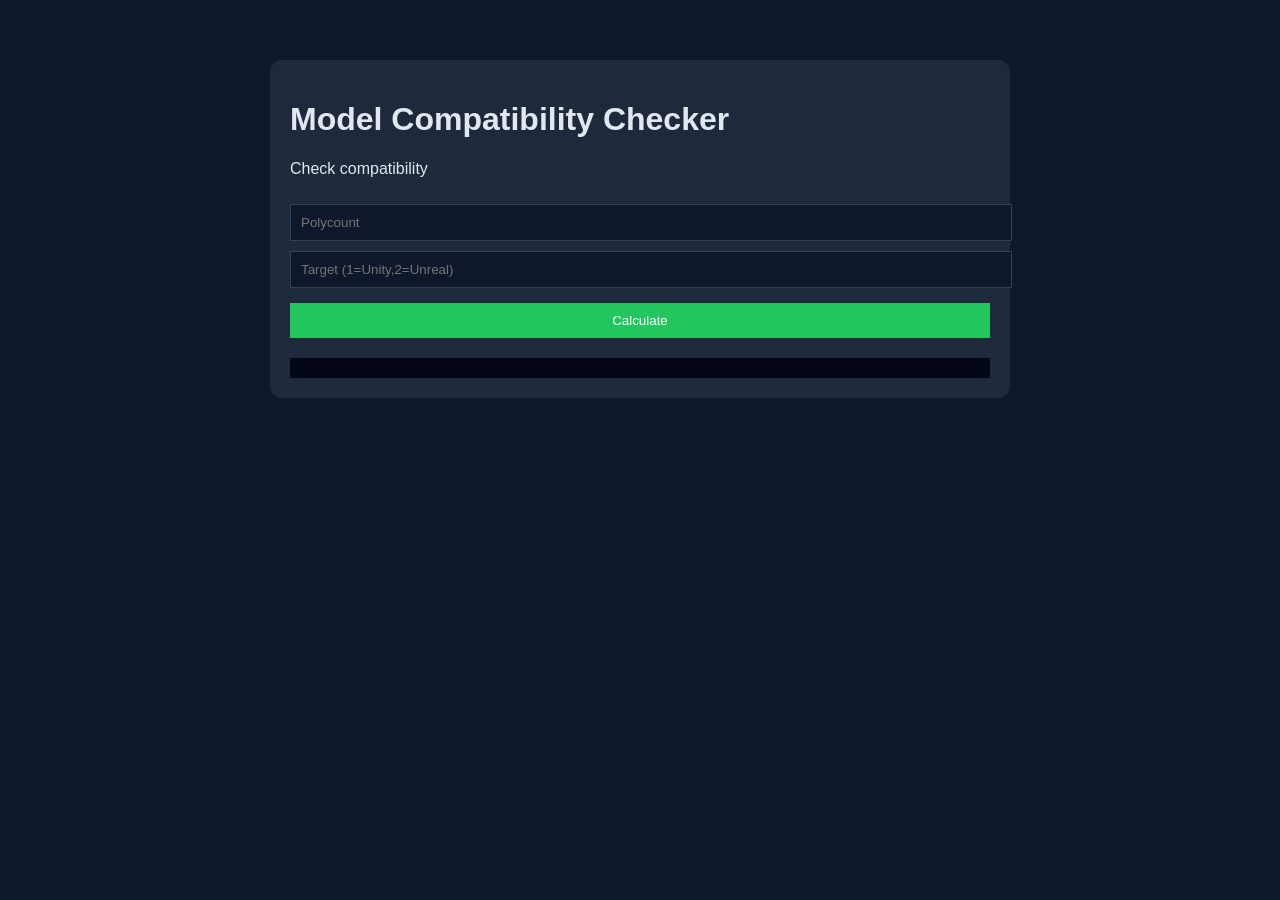
<file: model-compatibility-checker/index.html>
<!DOCTYPE html>
<html lang="en">
<head>
<meta charset="UTF-8">
<title>Model Compatibility Checker</title>
<meta name="description" content="Check compatibility">
<link rel="stylesheet" href="styles.css">
</head>
<body>
<div class="container">
<h1>Model Compatibility Checker</h1>
<p>Check compatibility</p>

<input id="poly" placeholder="Polycount">
<input id="engine" placeholder="Target (1=Unity,2=Unreal)">

<button onclick="run()">Calculate</button>
<div class="result" id="res"></div>
</div>
<script src="script.js"></script>
</body>
</html>
</file>
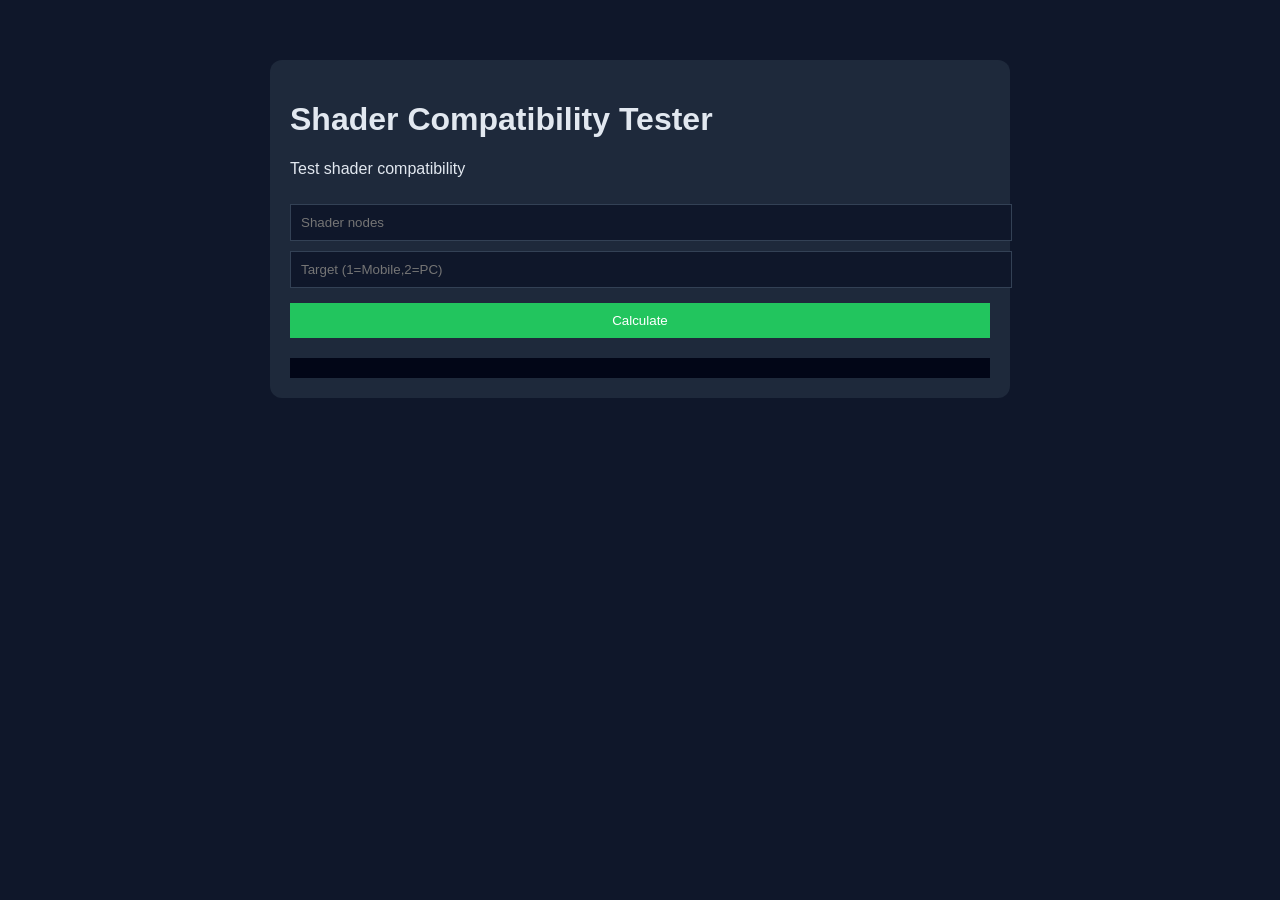
<file: shader-compatibility-tester/index.html>
<!DOCTYPE html>
<html lang="en">
<head>
<meta charset="UTF-8">
<title>Shader Compatibility Tester</title>
<meta name="description" content="Test shader compatibility">
<link rel="stylesheet" href="styles.css">
</head>
<body>
<div class="container">
<h1>Shader Compatibility Tester</h1>
<p>Test shader compatibility</p>

<input id="nodes" placeholder="Shader nodes">
<input id="target" placeholder="Target (1=Mobile,2=PC)">

<button onclick="run()">Calculate</button>
<div class="result" id="res"></div>
</div>
<script src="script.js"></script>
</body>
</html>
</file>
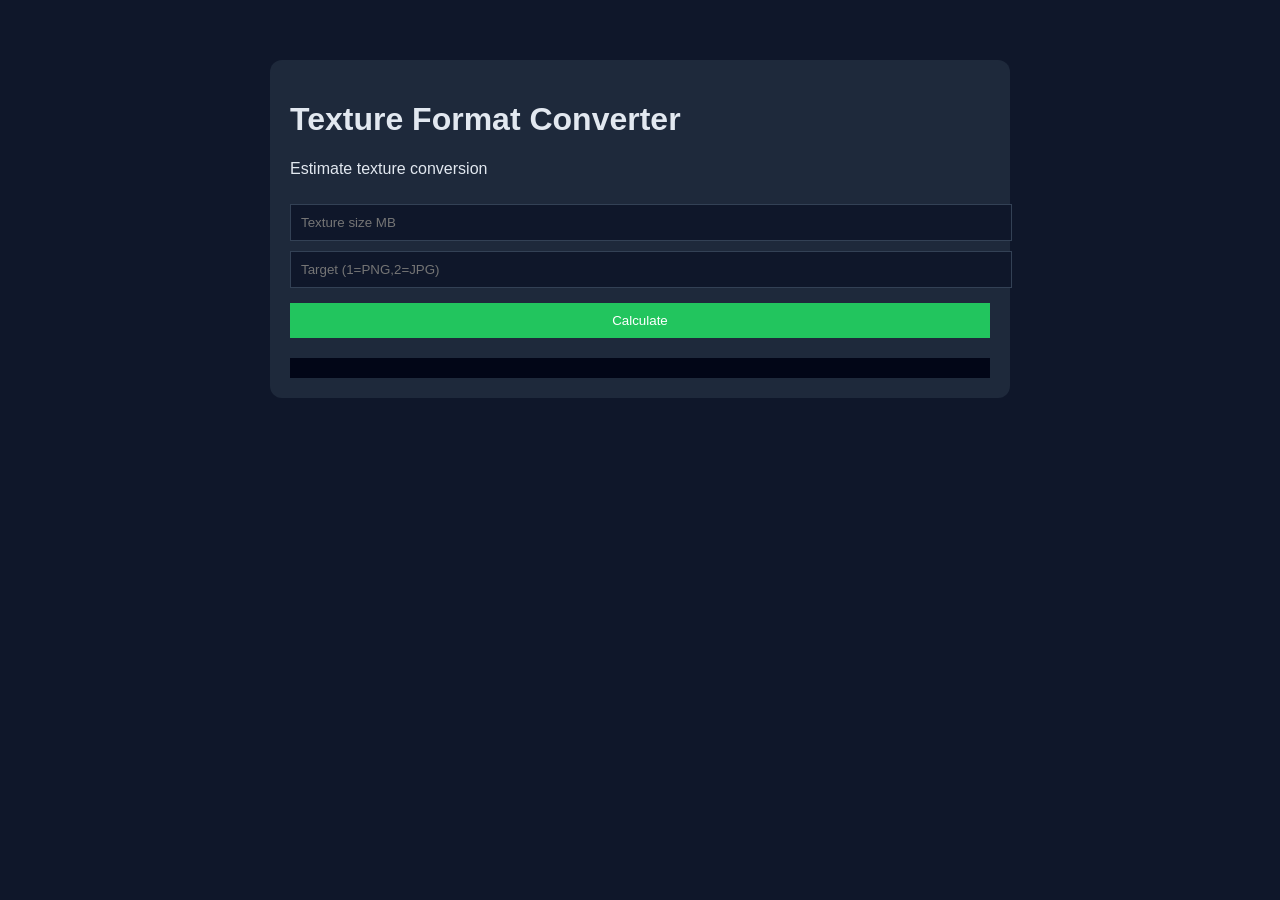
<file: texture-format-converter/index.html>
<!DOCTYPE html>
<html lang="en">
<head>
<meta charset="UTF-8">
<title>Texture Format Converter</title>
<meta name="description" content="Estimate texture conversion">
<link rel="stylesheet" href="styles.css">
</head>
<body>
<div class="container">
<h1>Texture Format Converter</h1>
<p>Estimate texture conversion</p>

<input id="size" placeholder="Texture size MB">
<input id="format" placeholder="Target (1=PNG,2=JPG)">

<button onclick="run()">Calculate</button>
<div class="result" id="res"></div>
</div>
<script src="script.js"></script>
</body>
</html>
</file>
<file: 3d-file-converter/styles.css>
body{font-family:Arial;background:#0f172a;color:#e2e8f0;}
.container{max-width:700px;margin:60px auto;padding:20px;background:#1e293b;border-radius:12px;}
input,textarea{width:100%;margin-top:10px;padding:10px;background:#0f172a;color:white;border:1px solid #334155;}
button{margin-top:15px;padding:10px;width:100%;background:#22c55e;color:white;border:none;}
.result{margin-top:20px;padding:10px;background:#020617;}
</file>
<file: asset-pipeline-validator/styles.css>
body{font-family:Arial;background:#0f172a;color:#e2e8f0;}
.container{max-width:700px;margin:60px auto;padding:20px;background:#1e293b;border-radius:12px;}
input,textarea{width:100%;margin-top:10px;padding:10px;background:#0f172a;color:white;border:1px solid #334155;}
button{margin-top:15px;padding:10px;width:100%;background:#22c55e;color:white;border:none;}
.result{margin-top:20px;padding:10px;background:#020617;}
</file>
<file: model-compatibility-checker/styles.css>
body{font-family:Arial;background:#0f172a;color:#e2e8f0;}
.container{max-width:700px;margin:60px auto;padding:20px;background:#1e293b;border-radius:12px;}
input,textarea{width:100%;margin-top:10px;padding:10px;background:#0f172a;color:white;border:1px solid #334155;}
button{margin-top:15px;padding:10px;width:100%;background:#22c55e;color:white;border:none;}
.result{margin-top:20px;padding:10px;background:#020617;}
</file>
<file: shader-compatibility-tester/styles.css>
body{font-family:Arial;background:#0f172a;color:#e2e8f0;}
.container{max-width:700px;margin:60px auto;padding:20px;background:#1e293b;border-radius:12px;}
input,textarea{width:100%;margin-top:10px;padding:10px;background:#0f172a;color:white;border:1px solid #334155;}
button{margin-top:15px;padding:10px;width:100%;background:#22c55e;color:white;border:none;}
.result{margin-top:20px;padding:10px;background:#020617;}
</file>
<file: texture-format-converter/styles.css>
body{font-family:Arial;background:#0f172a;color:#e2e8f0;}
.container{max-width:700px;margin:60px auto;padding:20px;background:#1e293b;border-radius:12px;}
input,textarea{width:100%;margin-top:10px;padding:10px;background:#0f172a;color:white;border:1px solid #334155;}
button{margin-top:15px;padding:10px;width:100%;background:#22c55e;color:white;border:none;}
.result{margin-top:20px;padding:10px;background:#020617;}
</file>
